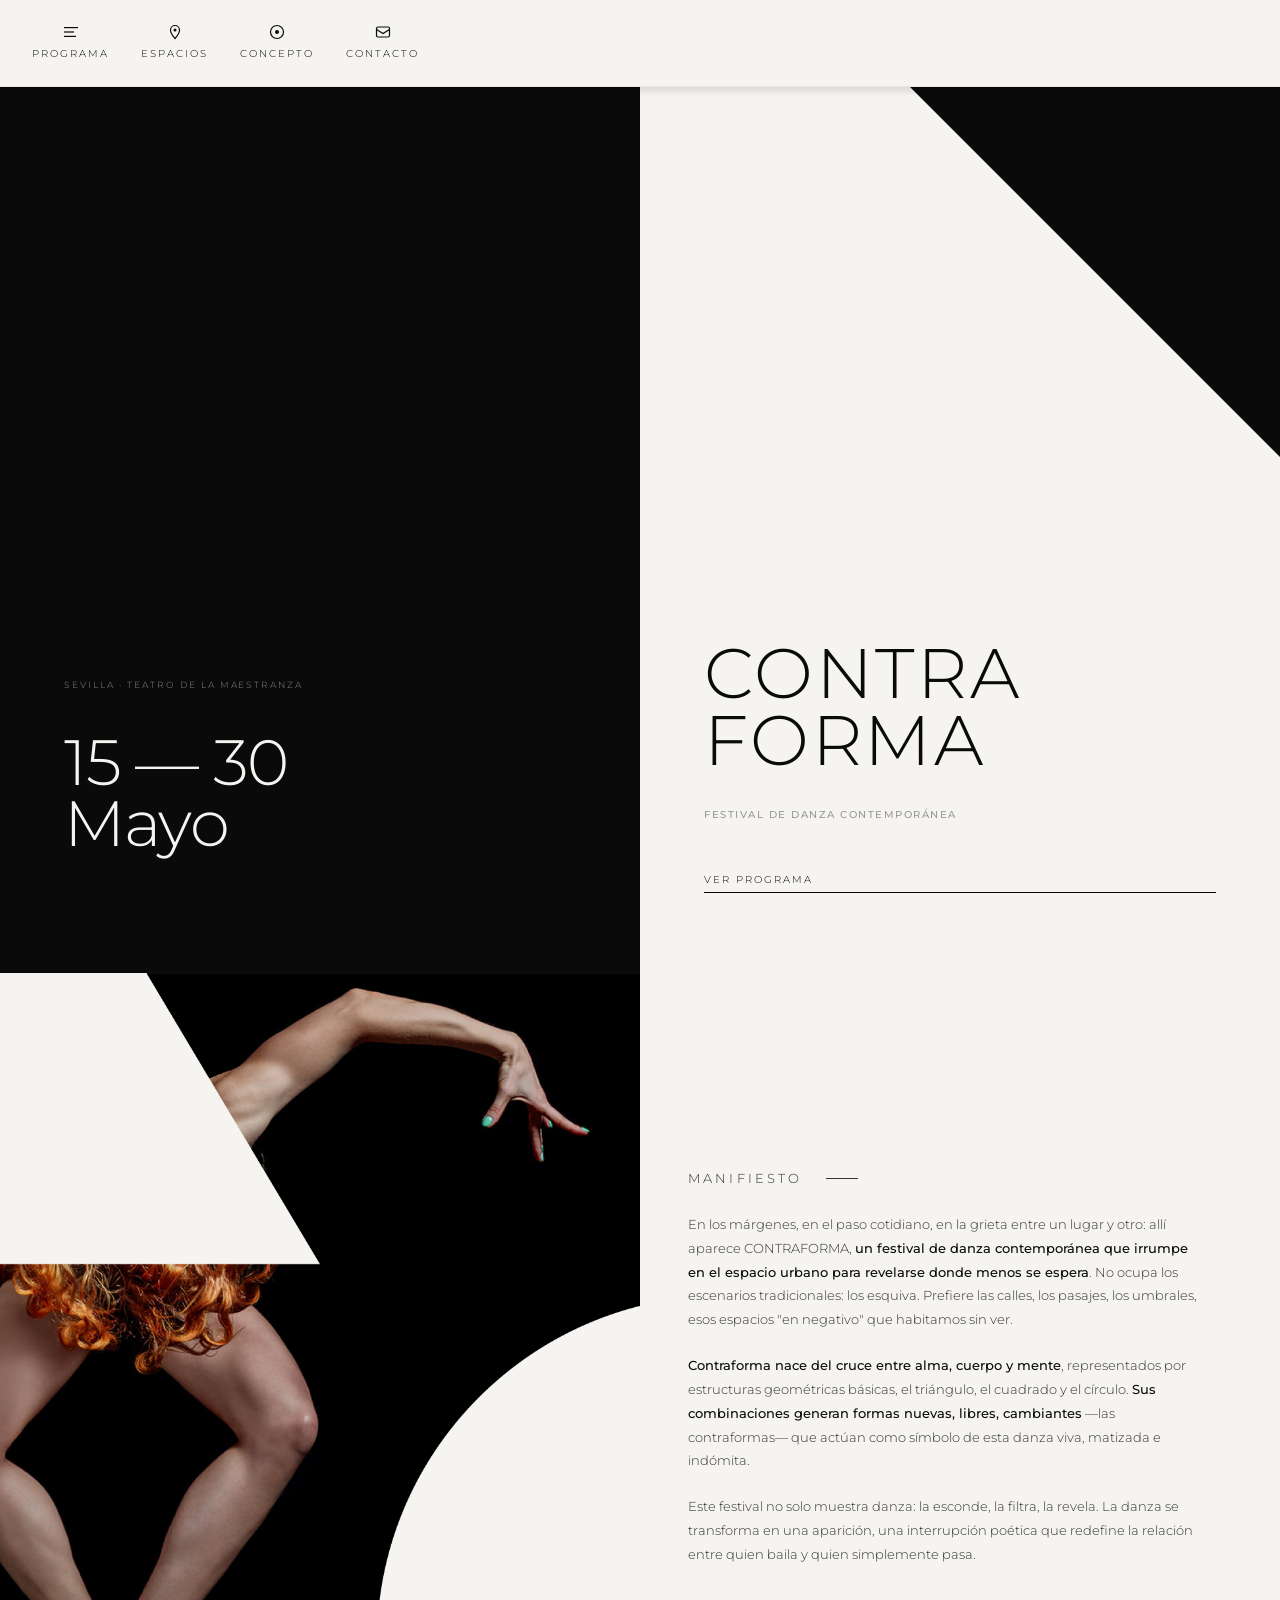
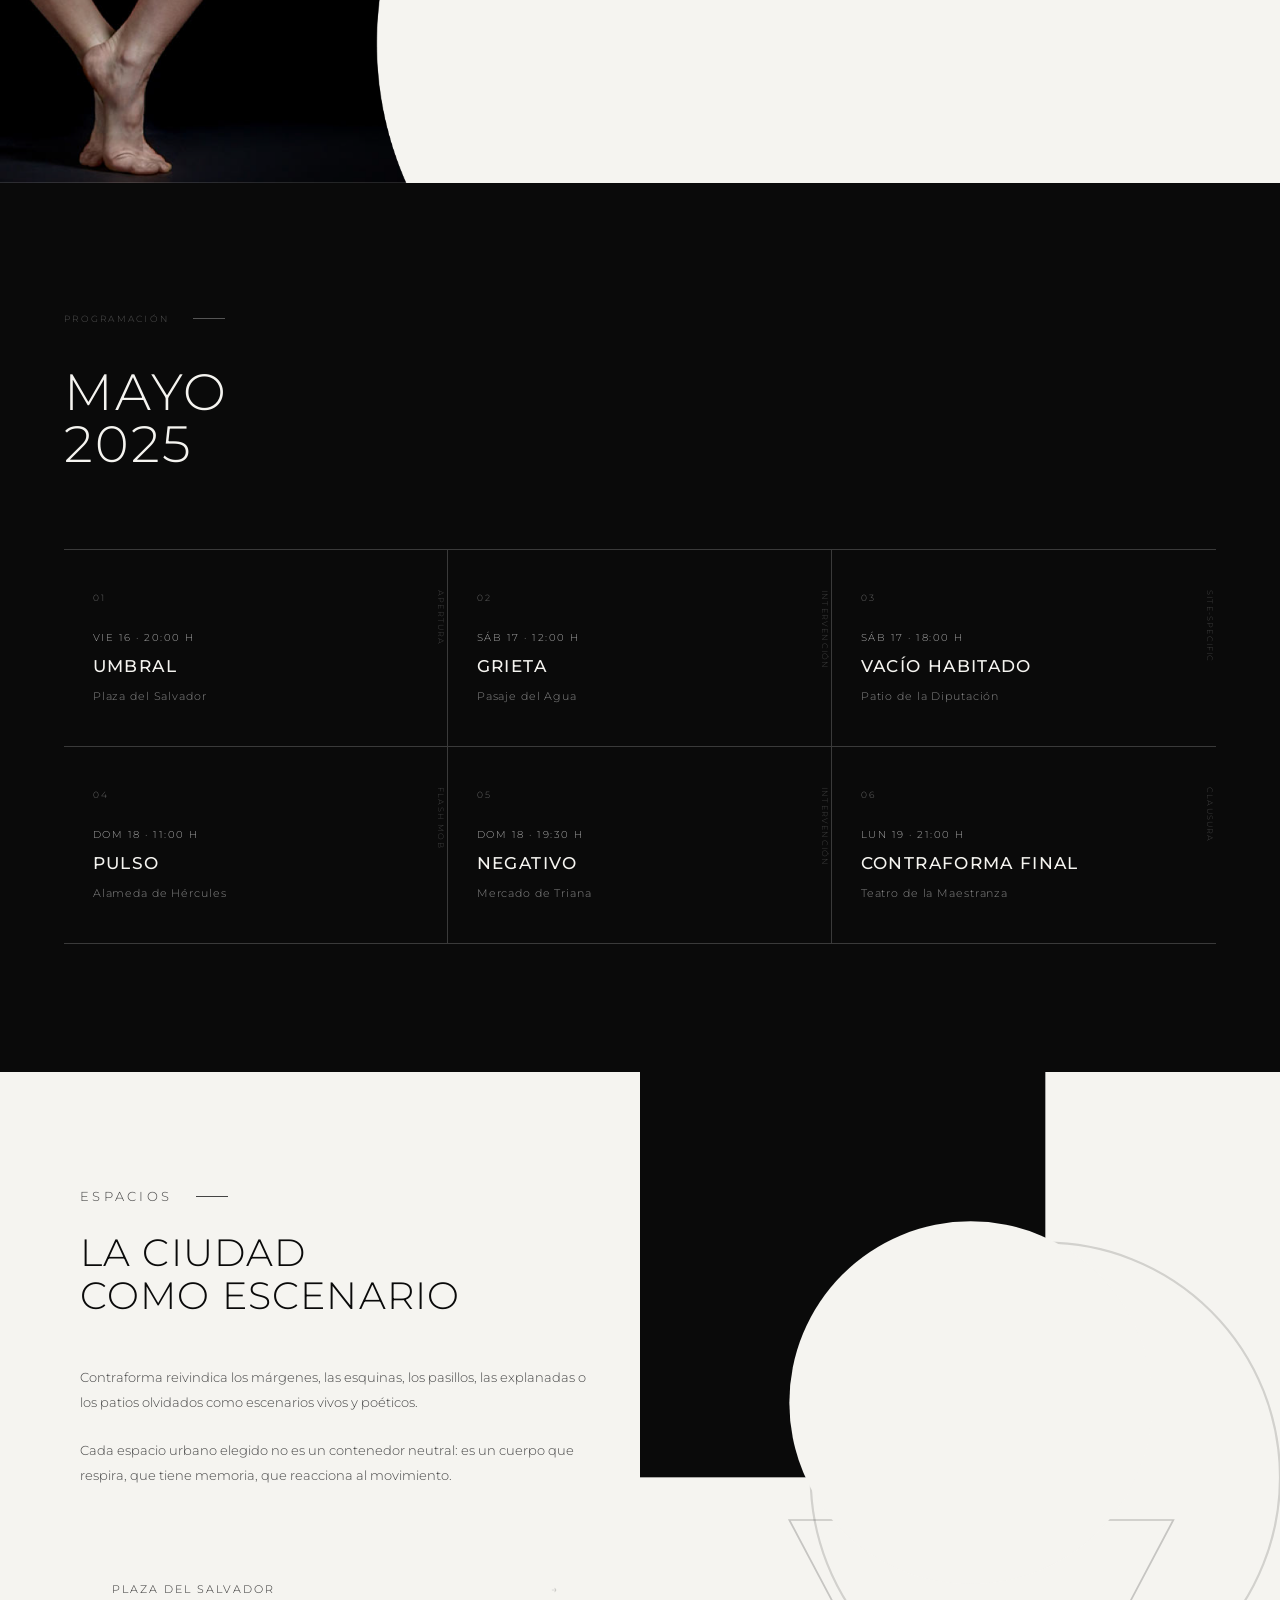
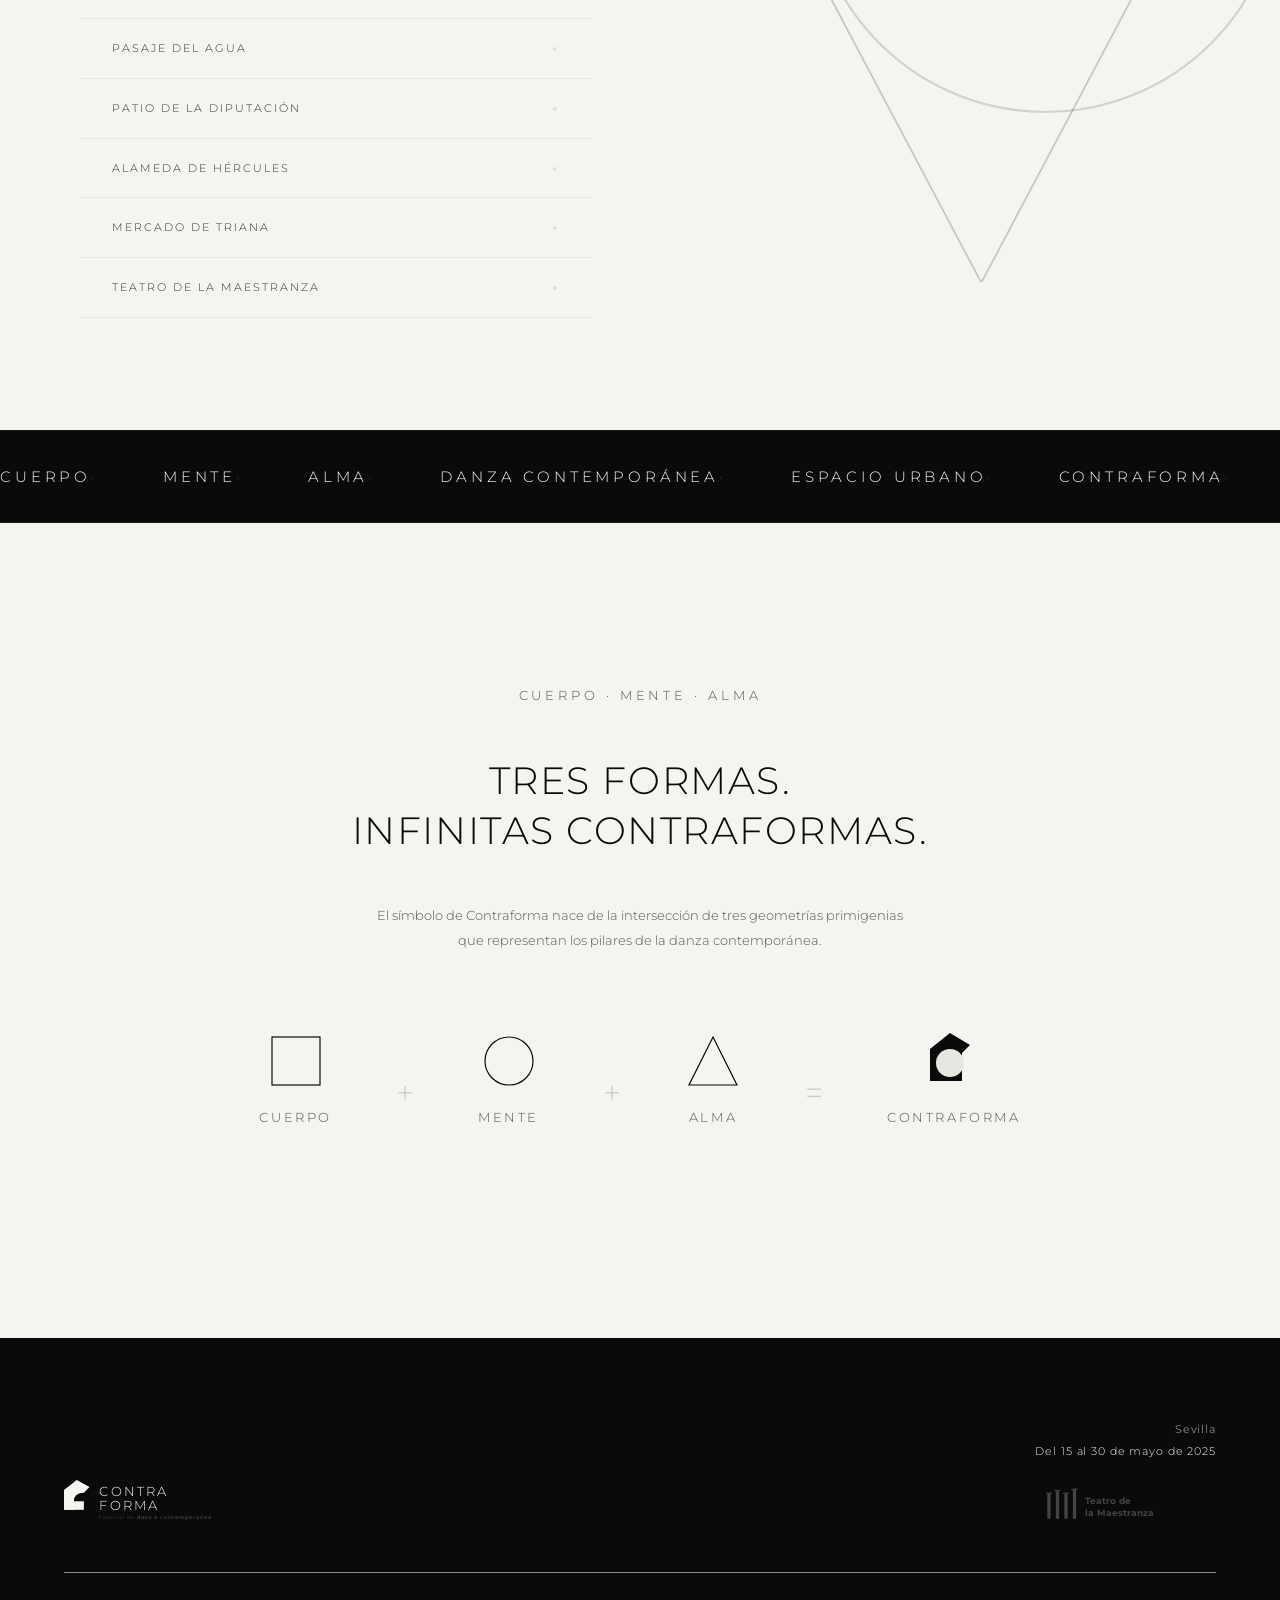
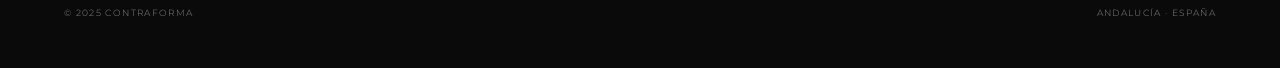
<file: index_html.html>
<!DOCTYPE html>
<html lang="es">

<head>
  <meta charset="UTF-8">
  <meta name="viewport" content="width=device-width, initial-scale=1.0">
  <title>CONTRAFORMA — Festival de Danza Contemporánea</title>
  <link href="https://fonts.googleapis.com/css2?family=Montserrat:wght@300;400;500&display=swap" rel="stylesheet">
  <link rel="stylesheet" href="style.css">
</head>

<body>

  <!-- ─── NAV ─────────────────────────────────────────── -->
  <nav id="navbar">
    <div class="nav-logo">
      <svg viewBox="0 0 260 62" height="38" xmlns="http://www.w3.org/2000/svg">
        <path d="M0,42 L0,14 L18,0 L36,10 L28,18 Q14,18 14,30 L14,42 Z" fill="#0a0a0a" />
        <rect x="0" y="30" width="28" height="12" fill="#0a0a0a" />
        <text x="50" y="22" font-family="'Montserrat',sans-serif" font-weight="300" font-size="19" letter-spacing="3"
          fill="#0a0a0a">CONTRA</text>
        <text x="50" y="42" font-family="'Montserrat',sans-serif" font-weight="300" font-size="19" letter-spacing="3"
          fill="#0a0a0a">FORMA</text>
        <text x="50" y="55" font-family="'Montserrat',sans-serif" font-weight="300" font-size="7" letter-spacing="1.5"
          fill="#999">festival de <tspan font-weight="500">danza contemporánea</tspan></text>
      </svg>
    </div>

    <ul class="nav-links">
      <li><a href="#programa">
          <svg class="nav-icon" width="16" height="16" viewBox="0 0 16 16" fill="none">
            <rect x="1" y="3" width="14" height="1.2" fill="currentColor" />
            <rect x="1" y="7.4" width="10" height="1.2" fill="currentColor" />
            <rect x="1" y="11.8" width="12" height="1.2" fill="currentColor" />
          </svg>
          <span class="nav-label">Programa</span>
        </a></li>
      <li><a href="#espacios">
          <svg class="nav-icon" width="16" height="16" viewBox="0 0 16 16" fill="none">
            <path d="M8 1.5C5.5 1.5 3.5 3.5 3.5 6c0 3.5 4.5 8.5 4.5 8.5S12.5 9.5 12.5 6c0-2.5-2-4.5-4.5-4.5Z"
              stroke="currentColor" stroke-width="1.2" />
            <circle cx="8" cy="6" r="1.5" fill="currentColor" />
          </svg>
          <span class="nav-label">Espacios</span>
        </a></li>
      <li><a href="#concepto">
          <svg class="nav-icon" width="16" height="16" viewBox="0 0 16 16" fill="none">
            <circle cx="8" cy="8" r="6.5" stroke="currentColor" stroke-width="1.2" />
            <circle cx="8" cy="8" r="2" fill="currentColor" />
          </svg>
          <span class="nav-label">Concepto</span>
        </a></li>
      <li><a href="#footer">
          <svg class="nav-icon" width="16" height="16" viewBox="0 0 16 16" fill="none">
            <rect x="1.5" y="3" width="13" height="10" rx="1.5" stroke="currentColor" stroke-width="1.2" />
            <path d="M1.5 5.5l6.5 4 6.5-4" stroke="currentColor" stroke-width="1.2" />
          </svg>
          <span class="nav-label">Contacto</span>
        </a></li>
    </ul>
  </nav>

  <!-- BACK TO TOP -->
  <button id="back-top" onclick="window.scrollTo({top:0,behavior:'smooth'})" aria-label="Volver al inicio">
    <svg width="16" height="16" viewBox="0 0 16 16" fill="none">
      <path d="M8 13V3M3 7l5-5 5 5" stroke="#f5f4f0" stroke-width="1.5" stroke-linecap="round"
        stroke-linejoin="round" />
    </svg>
  </button>

  <!-- ─── HERO ────────────────────────────────────────── -->
  <section class="hero">
    <div class="hero-left">
      <p class="hero-tag">Sevilla · Teatro de la Maestranza</p>
      <p class="hero-date">15 — 30<br>Mayo</p>
      <p class="hero-city">2025</p>
    </div>
    <div class="hero-right">
      <div class="hero-tri"></div>
      <h1 class="hero-title">CONTRA<br>FORMA</h1>
      <p class="hero-subtitle">Festival de danza contemporánea</p>
      <a href="#programa" class="hero-cta">Ver programa</a>
    </div>
  </section>


  <!-- ─── MANIFIESTO ──────────────────────────────────── -->
  <section class="manifiesto" id="manifiesto">

    <!-- Dancer image: place your PNG here. Black bg disappears via mix-blend-mode:multiply -->
    <div class="manif-photo-col">
      <img src="imagen/BAILARINA_CONTRAFORMA.png" alt="bailarina CONTRAFORMA" />
      <!--
      Replace "dancer.png" with the path to your image file.
      The image must have a pure black background for the blend mode to work correctly.
    -->
    </div>

    <!-- White circle: creates the contraforma negative-space arc -->


    <!-- Text column -->
    <div class="manif-text">
      <p class="section-label">Manifiesto</p>
      <p>En los márgenes, en el paso cotidiano, en la grieta entre un lugar y otro: allí aparece CONTRAFORMA, <strong>un
          festival de danza contemporánea que irrumpe en el espacio urbano para revelarse donde menos se
          espera</strong>. No ocupa los escenarios tradicionales: los esquiva. Prefiere las calles, los pasajes, los
        umbrales, esos espacios "en negativo" que habitamos sin ver.</p>
      <p><strong>Contraforma nace del cruce entre alma, cuerpo y mente</strong>, representados por estructuras
        geométricas básicas, el triángulo, el cuadrado y el círculo. <strong>Sus combinaciones generan formas nuevas,
          libres, cambiantes</strong> —las contraformas— que actúan como símbolo de esta danza viva, matizada e
        indómita.</p>
      <p>Este festival no solo muestra danza: la esconde, la filtra, la revela. La danza se transforma en una aparición,
        una interrupción poética que redefine la relación entre quien baila y quien simplemente pasa.</p>
    </div>

  </section>

  <!-- ─── PROGRAMA ────────────────────────────────────── -->
  <section class="programa" id="programa">
    <p class="section-label">Programación</p>
    <h2>Mayo<br>2025</h2>
    <div class="eventos-grid">

      <div class="evento">
        <p class="evento-num">01</p>
        <p class="evento-hora">Vie 16 · 20:00 h</p>
        <h3 class="evento-titulo">Umbral</h3>
        <p class="evento-lugar">Plaza del Salvador</p>
        <span class="evento-tipo">Apertura</span>
      </div>

      <div class="evento">
        <p class="evento-num">02</p>
        <p class="evento-hora">Sáb 17 · 12:00 h</p>
        <h3 class="evento-titulo">Grieta</h3>
        <p class="evento-lugar">Pasaje del Agua</p>
        <span class="evento-tipo">Intervención</span>
      </div>

      <div class="evento">
        <p class="evento-num">03</p>
        <p class="evento-hora">Sáb 17 · 18:00 h</p>
        <h3 class="evento-titulo">Vacío Habitado</h3>
        <p class="evento-lugar">Patio de la Diputación</p>
        <span class="evento-tipo">Site-specific</span>
      </div>

      <div class="evento">
        <p class="evento-num">04</p>
        <p class="evento-hora">Dom 18 · 11:00 h</p>
        <h3 class="evento-titulo">Pulso</h3>
        <p class="evento-lugar">Alameda de Hércules</p>
        <span class="evento-tipo">Flash mob</span>
      </div>

      <div class="evento">
        <p class="evento-num">05</p>
        <p class="evento-hora">Dom 18 · 19:30 h</p>
        <h3 class="evento-titulo">Negativo</h3>
        <p class="evento-lugar">Mercado de Triana</p>
        <span class="evento-tipo">Intervención</span>
      </div>

      <div class="evento">
        <p class="evento-num">06</p>
        <p class="evento-hora">Lun 19 · 21:00 h</p>
        <h3 class="evento-titulo">Contraforma Final</h3>
        <p class="evento-lugar">Teatro de la Maestranza</p>
        <span class="evento-tipo">Clausura</span>
      </div>

    </div>
  </section>

  <!-- ─── ESPACIOS ─────────────────────────────────────── -->
  <section class="espacios" id="espacios">
    <div class="espacios-text">
      <p class="section-label">Espacios</p>
      <h2>La ciudad<br>como escenario</h2>
      <p>Contraforma reivindica los márgenes, las esquinas, los pasillos, las explanadas o los patios olvidados como
        escenarios vivos y poéticos.</p>
      <p>Cada espacio urbano elegido no es un contenedor neutral: es un cuerpo que respira, que tiene memoria, que
        reacciona al movimiento.</p>
      <ul class="espacios-list">
        <li>Plaza del Salvador</li>
        <li>Pasaje del Agua</li>
        <li>Patio de la Diputación</li>
        <li>Alameda de Hércules</li>
        <li>Mercado de Triana</li>
        <li>Teatro de la Maestranza</li>
      </ul>
    </div>
    <div class="espacios-shapes">
      <svg viewBox="0 0 300 380" xmlns="http://www.w3.org/2000/svg" style="width:100%;">
        <rect x="0" y="0" width="190" height="190" fill="#0a0a0a" />
        <circle cx="190" cy="190" r="110" fill="none" stroke="#0a0a0a" stroke-width="1" opacity="0.15" />
        <polygon points="70,210 250,210 160,380" fill="none" stroke="#0a0a0a" stroke-width="0.8" opacity="0.2" />
        <circle cx="155" cy="155" r="85" fill="#f5f4f0" />
      </svg>
    </div>
  </section>

  <!-- ─── MARQUEE BANNER ───────────────────────────────── -->
  <div class="marquee-banner" aria-hidden="true">
    <div class="marquee-track">
      <span>Cuerpo</span><span><em>·</em></span>
      <span>Mente</span><span><em>·</em></span>
      <span>Alma</span><span><em>·</em></span>
      <span>Danza contemporánea</span><span><em>·</em></span>
      <span>Espacio urbano</span><span><em>·</em></span>
      <span>Contraforma</span><span><em>·</em></span>
      <span>Movimiento</span><span><em>·</em></span>
      <span>Sevilla 2025</span><span><em>·</em></span>
      <span>Cuerpo</span><span><em>·</em></span>
      <span>Mente</span><span><em>·</em></span>
      <span>Alma</span><span><em>·</em></span>
      <span>Danza contemporánea</span><span><em>·</em></span>
      <span>Espacio urbano</span><span><em>·</em></span>
      <span>Contraforma</span><span><em>·</em></span>
      <span>Movimiento</span><span><em>·</em></span>
      <span>Sevilla 2025</span><span><em>·</em></span>
    </div>
  </div>

  <!-- ─── CONCEPTO ─────────────────────────────────────── -->
  <section class="concepto" id="concepto">
    <p class="concepto-eyebrow">Cuerpo · Mente · Alma</p>
    <h2>Tres formas.<br>Infinitas contraformas.</h2>
    <p>El símbolo de Contraforma nace de la intersección de tres geometrías primigenias que representan los pilares de
      la danza contemporánea.</p>
    <div class="symbols-row">
      <div class="symbol-item">
        <svg width="56" height="56" viewBox="0 0 56 56">
          <rect x="4" y="4" width="48" height="48" fill="none" stroke="#0a0a0a" stroke-width="1.2" />
        </svg>
        <p class="symbol-label">Cuerpo</p>
      </div>
      <div class="sym-op">+</div>
      <div class="symbol-item">
        <svg width="56" height="56" viewBox="0 0 56 56">
          <circle cx="28" cy="28" r="24" fill="none" stroke="#0a0a0a" stroke-width="1.2" />
        </svg>
        <p class="symbol-label">Mente</p>
      </div>
      <div class="sym-op">+</div>
      <div class="symbol-item">
        <svg width="56" height="56" viewBox="0 0 56 56">
          <polygon points="28,4 52,52 4,52" fill="none" stroke="#0a0a0a" stroke-width="1.2" />
        </svg>
        <p class="symbol-label">Alma</p>
      </div>
      <div class="sym-op">=</div>
      <div class="symbol-item">
        <svg width="48" height="56" viewBox="0 0 48 56">
          <path d="M0,48 L0,16 L20,0 L40,12 L32,20 L32,48 Z" fill="#0a0a0a" />
          <circle cx="20" cy="30" r="14" fill="#e8e6e1" />
        </svg>
        <p class="symbol-label">Contraforma</p>
      </div>
    </div>
  </section>

  <!-- ─── FOOTER ────────────────────────────────────────── -->
  <footer id="footer">
    <div class="footer-top">

      <!-- CONTRAFORMA logo (white version) -->
      <svg viewBox="0 0 260 62" height="44" xmlns="http://www.w3.org/2000/svg">
        <path d="M0,42 L0,14 L18,0 L36,10 L28,18 Q14,18 14,30 L14,42 Z" fill="#f5f4f0" />
        <rect x="0" y="30" width="28" height="12" fill="#f5f4f0" />
        <text x="50" y="22" font-family="'Montserrat',sans-serif" font-weight="300" font-size="19" letter-spacing="3"
          fill="#f5f4f0">CONTRA</text>
        <text x="50" y="42" font-family="'Montserrat',sans-serif" font-weight="300" font-size="19" letter-spacing="3"
          fill="#f5f4f0">FORMA</text>
        <text x="50" y="55" font-family="'Montserrat',sans-serif" font-weight="300" font-size="7" letter-spacing="1.5"
          fill="#555">festival de <tspan font-weight="500">danza contemporánea</tspan></text>
      </svg>

      <div style="display:flex; flex-direction:column; align-items:flex-end; gap:1.5rem;">
        <div class="footer-info">
          <strong>Sevilla</strong><br>
          Del 15 al 30 de mayo de 2025
        </div>
        <!-- Teatro de la Maestranza logo -->
        <svg viewBox="0 0 260 58" height="38" xmlns="http://www.w3.org/2000/svg">
          <rect x="0" y="10" width="9" height="2" fill="#444" />
          <rect x="2" y="12" width="5" height="38" fill="#444" />
          <rect x="13" y="6" width="9" height="2" fill="#444" />
          <rect x="15" y="8" width="5" height="42" fill="#444" />
          <rect x="26" y="10" width="9" height="2" fill="#444" />
          <rect x="28" y="12" width="5" height="38" fill="#444" />
          <rect x="39" y="4" width="9" height="2" fill="#444" />
          <rect x="41" y="6" width="5" height="44" fill="#444" />
          <text x="60" y="28" font-family="'Montserrat',sans-serif" font-weight="700" font-size="14" fill="#444">Teatro
            de</text>
          <text x="60" y="46" font-family="'Montserrat',sans-serif" font-weight="700" font-size="14" fill="#444">la
            Maestranza</text>
        </svg>
      </div>

    </div>
    <div class="footer-bottom">
      <span>© 2025 Contraforma</span>
      <span>Andalucía · España</span>
    </div>
  </footer>

  <!-- ─── JS ─────────────────────────────────────────────── -->
  <script>
    // Nav compact on scroll down, expand on scroll up
    const nav = document.querySelector('nav');
    const backTop = document.getElementById('back-top');
    const THRESHOLD = 300;
    let lastY = 0;

    window.addEventListener('scroll', () => {
      const y = window.scrollY;
      if (y > THRESHOLD && y > lastY) {
        nav.classList.add('compact');
      } else if (y < lastY) {
        nav.classList.remove('compact');
      }
      y > THRESHOLD ? backTop.classList.add('visible') : backTop.classList.remove('visible');
      lastY = y;
    });

    // Scroll fade-in for events, list items and symbols
    const obs = new IntersectionObserver(entries => {
      entries.forEach(e => {
        if (e.isIntersecting) {
          e.target.style.opacity = '1';
          e.target.style.transform = 'translateY(0)';
        }
      });
    }, { threshold: 0.08 });

    document.querySelectorAll('.evento, .espacios-list li, .symbol-item').forEach(el => {
      el.style.opacity = '0';
      el.style.transform = 'translateY(14px)';
      el.style.transition = 'opacity 0.6s ease, transform 0.6s ease';
      obs.observe(el);
    });
  </script>

</body>

</html>
</file>
<file: style.css>
*,
*::before,
*::after {
  margin: 0;
  padding: 0;
  box-sizing: border-box;
}

:root {
  --black: #0a0a0a;
  --white: #f5f4f0;
  --mid: #e8e6e1;
  --gray: #999;
}

html {
  scroll-behavior: smooth;
}

body {
  background: var(--white);
  color: var(--black);
  font-family: 'Montserrat', sans-serif;
  font-weight: 300;
  line-height: 1.7;
  overflow-x: hidden;
}

/* ─── NAV ─────────────────────────────────────────── */
nav {
  position: fixed;
  top: 0;
  left: 0;
  right: 0;
  z-index: 100;
  display: flex;
  justify-content: space-between;
  align-items: center;
  padding: 1.5rem 4rem 1.5rem 2rem;
  background: var(--white);
  border-bottom: 1px solid var(--mid);
  box-shadow: 0px 2px 6px 3px rgba(0, 0, 0, 0.1);
}

.nav-logo-descriptor {
  display: flex;
  align-items: center;
  width: 200px;
}

.nav-logo-simple {
  display: none;
}

.nav-logo {
  display: none;
}

.nav-links {
  display: flex;
  gap: 2rem;
  list-style: none;
}

.nav-links a {
  display: flex;
  flex-direction: column;
  align-items: center;
  gap: 5px;
  font-size: 10px;
  letter-spacing: 0.2em;
  text-decoration: none;
  color: var(--black);
  text-transform: uppercase;
  transition: transform 0.3s ease, box-shadow 0.3s ease;
}

.nav-links a:hover {
  opacity: 0.4;
  transform: translateY(-2px);
}

.nav-icon {
  display: block;
  flex-shrink: 0;
}

.nav-label {
  display: block;
  overflow: hidden;
  max-height: 20px;
  opacity: 1;
  transition: max-height 0.35s ease, opacity 0.25s ease;
}

nav.compact .nav-label {
  max-height: 0;
  opacity: 0;
}

/* ─── BACK TO TOP ─────────────────────────────────── */
#back-top {
  position: fixed;
  bottom: 2.5rem;
  right: 2.5rem;
  width: 44px;
  height: 44px;
  background: var(--black);
  border: none;
  border-radius: 50%;
  display: flex;
  align-items: center;
  justify-content: center;
  cursor: pointer;
  z-index: 200;
  opacity: 0;
  pointer-events: none;
  transform: translateY(10px);
  transition: opacity 0.3s ease, transform 0.3s ease;
}

#back-top.visible {
  opacity: 1;
  pointer-events: all;
  transform: translateY(0);
}

#back-top:hover {
  opacity: 0.75;
}

/* ─── HERO ────────────────────────────────────────── */
.hero {
  height: 100vh;
  display: grid;
  grid-template-columns: 1fr 1fr;
  overflow: hidden;
  margin-top: 73px;
}

.hero-left {
  background: var(--black);
  display: flex;
  flex-direction: column;
  justify-content: flex-end;
  padding: 5rem 4rem;
}

.hero-right {
  background: var(--white);
  display: flex;
  flex-direction: column;
  justify-content: flex-end;
  padding: 5rem 4rem;
  position: relative;
  overflow: hidden;
}

.hero-tri {
  position: absolute;
  top: 0;
  right: 0;
  width: 0;
  height: 0;
  border-style: solid;
  border-width: 0 30vw 30vw 0;
  border-color: transparent var(--black) transparent transparent;
}

.hero-tag {
  font-weight: 400 !important;
  font-size: 9px;
  letter-spacing: 0.22em;
  text-transform: uppercase;
  color: #666;
  margin-bottom: 2.5rem;
}

.hero-date {
  font-size: clamp(2.8rem, 5vw, 5.5rem);
  font-weight: 300;
  letter-spacing: -0.02em;
  line-height: 0.95;
  color: var(--white);
  margin-bottom: 0.75rem;
}

.hero-year {
  font-weight: 400 !important;
  font-size: 10px;
  letter-spacing: 0.28em;
  text-transform: uppercase;
  color: #555;
}

.hero-title {
  font-size: clamp(3rem, 5.5vw, 6rem);
  font-weight: 300;
  letter-spacing: 0.04em;
  line-height: 0.95;
  text-transform: uppercase;
  margin-bottom: 2rem;
  position: relative;
  z-index: 2;
}

.hero-subtitle {
  font-weight: 500 !important;
  font-size: 10px;
  letter-spacing: 0.15em;
  text-transform: uppercase;
  color: var(--gray);
  margin-bottom: 3rem;
  position: relative;
  z-index: 2;
}

.hero-cta {
  display: inline-block;
  font-size: 10px;
  letter-spacing: 0.2em;
  text-transform: uppercase;
  text-decoration: none;
  color: var(--black);
  border-bottom: 1px solid var(--black);
  padding-bottom: 4px;
  transition: opacity 0.3s;
  position: relative;
  z-index: 2;
}

.hero-cta:hover {
  opacity: 0.4;
}

/* ─── MANIFIESTO ──────────────────────────────────── */
.manifiesto {
  position: relative;
  background: var(--white);
  overflow: hidden;
  min-height: 90vh;
  display: grid;
  grid-template-columns: 1fr 1fr;
  align-items: stretch;
}

.manif-photo-col img {
  width: 100%;
  height: 100%;
  object-fit: cover;
}

.manif-text {
  position: relative;
  z-index: 5;
  display: flex;
  flex-direction: column;
  justify-content: center;
  padding: 7rem 5rem 7rem 3rem;
}

.section-label {
  font-size: 9px;
  letter-spacing: 0.25em;
  text-transform: uppercase;
  color: var(--gray);
  margin-bottom: 2.5rem;
  display: flex;
  align-items: center;
  gap: 1.5rem;
}

.section-label::after {
  content: '';
  display: block;
  width: 2rem;
  height: 1px;
  background: currentColor;
}

.manif-text p {
  font-size: 12.5px;
  line-height: 1.9;
  color: #333;
  margin-bottom: 1.4rem;
}

.manif-text strong {
  font-weight: 500;
  color: var(--black);
}

/* ─── PROGRAMA ────────────────────────────────────── */
.programa {
  background: var(--black);
  color: var(--white);
  padding: 8rem 4rem;
}

.programa .section-label {
  color: #555;
}

.programa h2 {
  font-size: clamp(2rem, 4vw, 4rem);
  font-weight: 300;
  letter-spacing: 0.04em;
  text-transform: uppercase;
  margin-bottom: 5rem;
  line-height: 1;
}

.eventos-grid {
  display: grid;
  grid-template-columns: repeat(3, 1fr);
  border-top: 1px solid #3a3a3a;
}

.evento {
  padding: 2.5rem 2.5rem 2.5rem 1.8rem;
  border-bottom: 1px solid #3a3a3a;
  border-right: 1px solid #3a3a3a;
  position: relative;
  transition: background 0.4s;
  cursor: default;
}

.evento:nth-child(3n) {
  border-right: none;
}

.evento:hover {
  background: #111;
}

.evento-num {
  font-size: 9px;
  letter-spacing: 0.2em;
  color: #666;
  margin-bottom: 1.5rem;
}

.evento-hora {
  font-size: 10px;
  letter-spacing: 0.15em;
  color: #aaa;
  margin-bottom: 0.6rem;
  text-transform: uppercase;
}

.evento-titulo {
  font-size: 1.05rem;
  font-weight: 500;
  letter-spacing: 0.08em;
  margin-bottom: 0.6rem;
  text-transform: uppercase;
  line-height: 1.3;
  color: #f5f4f0;
}

.evento-lugar {
  font-size: 11px;
  color: #888;
  letter-spacing: 0.08em;
}

.evento-tipo {
  position: absolute;
  top: 2.5rem;
  right: 0;
  font-size: 8px;
  letter-spacing: 0.15em;
  text-transform: uppercase;
  color: #444;
  writing-mode: vertical-rl;
}

/* ─── ESPACIOS ────────────────────────────────────── */
.espacios {
  padding: 0;
  position: relative;
  background: var(--white);
  overflow: hidden;
  min-height: 90vh;
  display: grid;
  grid-template-columns: 1fr 1fr;
  align-items: stretch;
}

.espacios-text h2 {
  font-size: clamp(2rem, 3vw, 3.5rem);
  font-weight: 300;
  letter-spacing: 0.03em;
  text-transform: uppercase;
  line-height: 1.1;
  margin-bottom: 3rem;
}

.espacios-text {

  display: flex;
  flex-direction: column;
  justify-content: center;
  padding: 7rem 3rem 7rem 5rem;

}

.espacios-text p {
  font-size: 13px;
  line-height: 1.9;
  color: #444;
  margin-bottom: 1.5rem;
}

.espacios-list {
  list-style: none;
  margin-top: 3rem;
}

.espacios-list li {
  font-size: 11px;
  letter-spacing: 0.18em;
  text-transform: uppercase;
  padding: 1.25rem 2rem;
  border-bottom: 1px solid var(--mid);
  display: flex;
  justify-content: space-between;
  align-items: center;
  color: #333;
}

.espacios-list li::after {
  content: '→';
  opacity: 0.3;
}

.espacios-foto-contenedor {
  padding: none;
}

.espacios-shapes img {
  width: 100%;
  height: 100%;
  object-fit: cover;
  display: block;
}

/* ─── MARQUEE BANNER ──────────────────────────────── */
.marquee-banner {
  background: var(--black);
  padding: 2rem 0;
  overflow: hidden;
  white-space: nowrap;
  border-top: 1px solid #1a1a1a;
  border-bottom: 1px solid #1a1a1a;
}

.marquee-track {
  display: inline-flex;
  animation: marquee-scroll 22s linear infinite;
}

.marquee-track span {
  font-size: clamp(0.85rem, 1.2vw, 1.1rem);
  font-weight: 300;
  letter-spacing: 0.25em;
  text-transform: uppercase;
  color: var(--white);
}

.marquee-track .sep {
  font-size: clamp(1rem, 1.4vw, 1.3rem);
  font-weight: 700;
  color: var(--white);
  padding: 0 2.2rem;
  line-height: 1;
}

.marquee-track .sep-black {

  color: var(--black);
}

.marquee-track span em {
  font-style: normal;
  color: #444;
  padding-right: 4rem;
}

.marquee-banner-white {

  background-color: #f5f4f0;
  border: none;
}

.marquee-track-white span {

  color: var(--black);
}


@keyframes marquee-scroll {
  from {
    transform: translateX(0);
  }

  to {
    transform: translateX(-50%);
  }
}

/* ─── CONCEPTO ────────────────────────────────────── */
.concepto {
  background: var(--white);
  text-align: center;
  padding: 10rem 6rem;
}

.concepto-eyebrow {
  font-size: 9px;
  letter-spacing: 0.3em;
  text-transform: uppercase;
  color: var(--gray);
}

.concepto h2 {
  font-size: clamp(1.5rem, 3vw, 3rem);
  font-weight: 300;
  letter-spacing: 0.04em;
  line-height: 1.3;
  text-transform: uppercase;
  margin-bottom: 3rem;
  max-width: 800px;
  margin-left: auto;
  margin-right: auto;
}

.concepto p {
  font-size: 13px;
  line-height: 1.9;
  color: #555;
  max-width: 540px;
  margin: 0 auto 2rem;
  margin-bottom: 3rem;
}

.symbols-row {
  display: flex;
  justify-content: center;
  gap: 4rem;
  margin-top: 5rem;
  align-items: center;
}

.symbol-item {
  text-align: center;
}

.symbol-item svg {
  display: block;
  margin: 0 auto 1rem;
}

.symbol-label {
  font-size: 9px;
  letter-spacing: 0.2em;
  text-transform: uppercase;
  color: var(--gray);
}

.sym-op {
  font-size: 2rem;
  color: #ccc;
  line-height: 1;
  padding-bottom: 1.5rem;
}

/* ─── FOOTER ──────────────────────────────────────── */
footer {
  background: var(--black);
  color: var(--white);
  padding: 5rem 4rem 3rem;
}

.footer-top {
  display: flex;
  justify-content: space-between;
  align-items: flex-end;
  padding-bottom: 3rem;
  border-bottom: 0.25px solid #888;
  margin-bottom: 2rem;
}

.footer-bottom {
  display: flex;
  justify-content: space-between;
  align-items: center;
  font-size: 9px;
  letter-spacing: 0.15em;
  color: #888;
  text-transform: uppercase;
}

.footer-info {
  text-align: right;
  font-size: 11px;
  color: var(--white);
  letter-spacing: 0.08em;
  line-height: 2;
}

.footer-info strong {
  color: #888;
  font-weight: 400;
}

.footer-logo-maestranza,
.footer-logo-contraforma {

  width: 125px;
}

/* ─── MODIFICACIÓN FOOTER FORM ────────────────────── */
.footer-form {
  display: flex;
  flex-direction: column;
  gap: 1.2rem;
  width: 400px;
}

.form-label {
  font-size: 12px;
  letter-spacing: 0.2em;
  text-transform: uppercase;
  color: #888;
  margin-bottom: 0.5rem;
}

.form-group {
  width: 100%;
}

.footer-form input {
  width: 100%;
  background: transparent;
  border: none;
  border-bottom: 1px solid #444;
  padding: 0.6rem 0;
  color: var(--white);
  font-family: 'Montserrat', sans-serif;
  font-size: 11px;
  outline: none;
  transition: border-color 0.3s;
}

.footer-form input:focus {
  border-bottom-color: var(--white);
}

.form-btn {
  background: var(--white);
  color: var(--black);
  border: none;
  padding: 0.8rem;
  font-size: 9px;
  text-transform: uppercase;
  letter-spacing: 0.2em;
  cursor: pointer;
  margin-top: 0.5rem;
  transition: opacity 0.3s;
  transition: transform 0.3s ease;
}

.form-btn:hover {
  opacity: 0.8;
  transform: translateY(-2px);
}

.footer-info-col {
  display: flex;
  flex-direction: column;
  align-items: flex-end;
  gap: 1.5rem;
}
</file>
